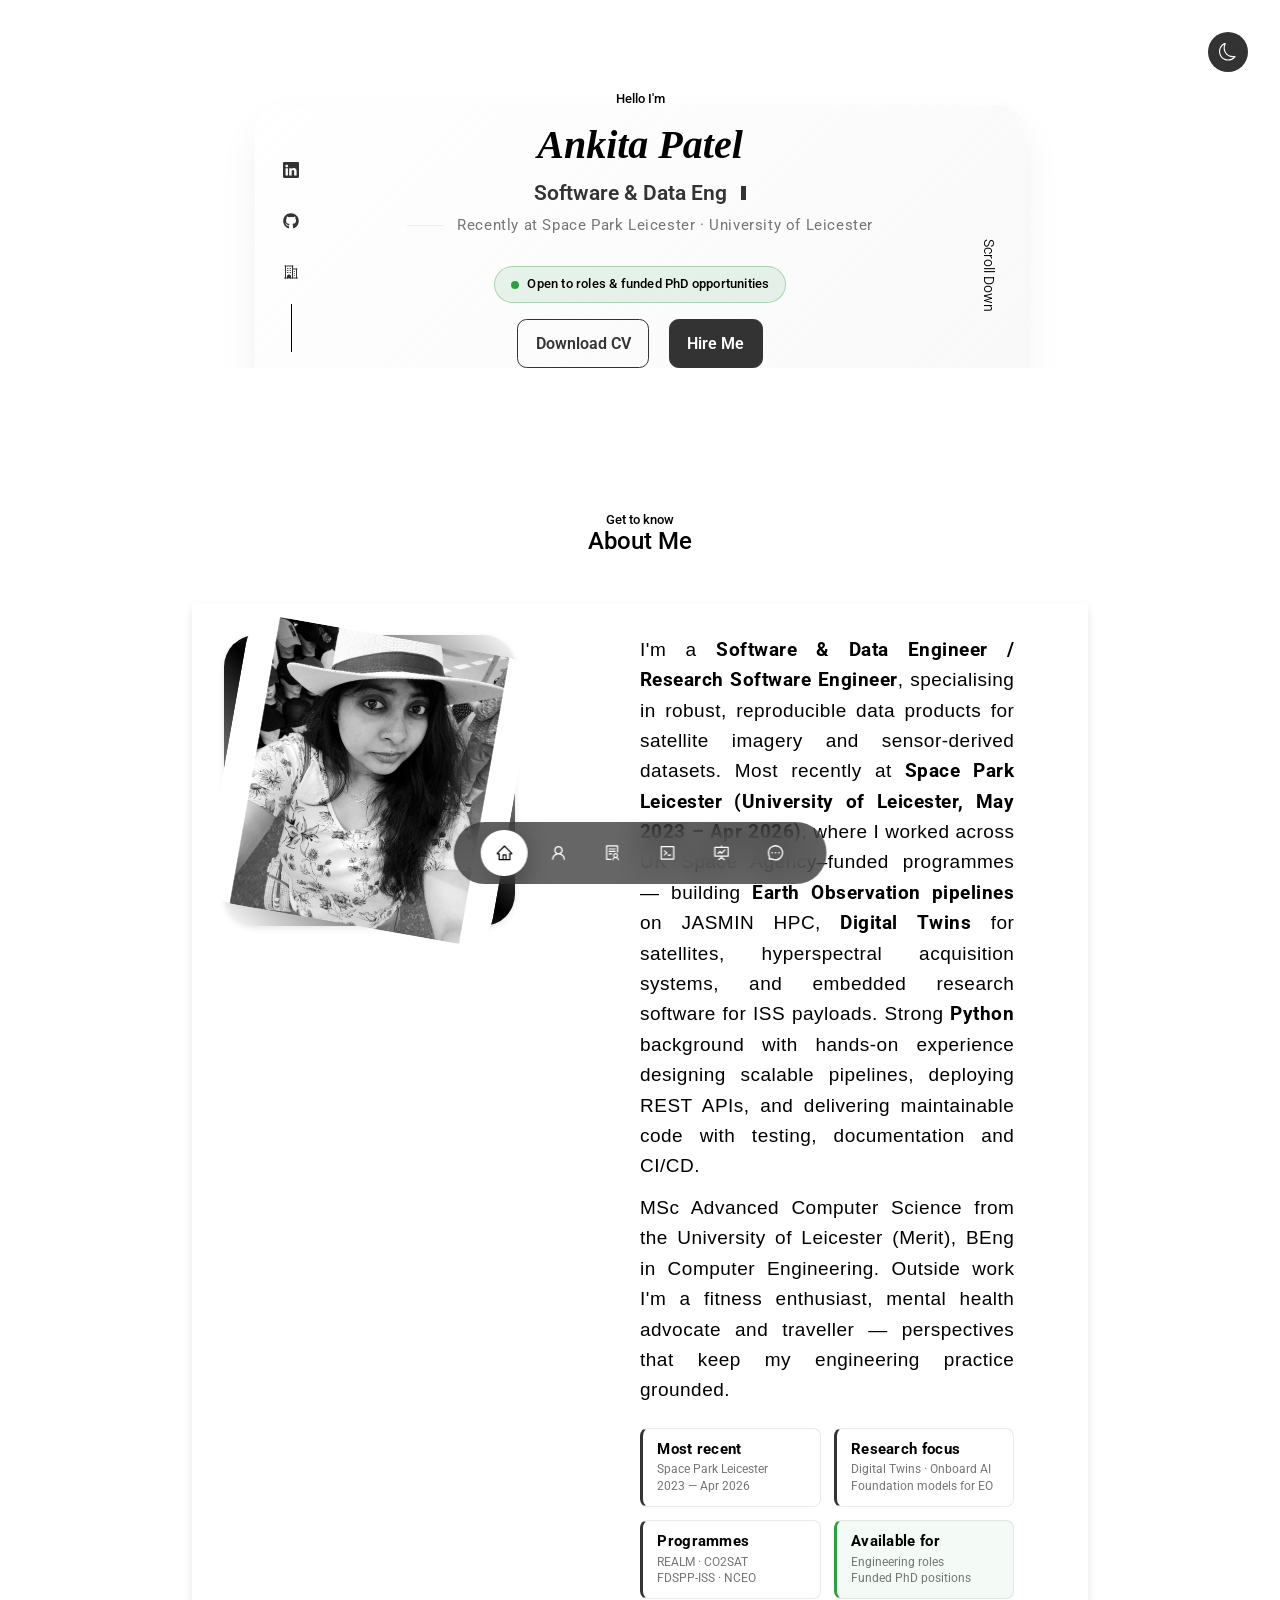
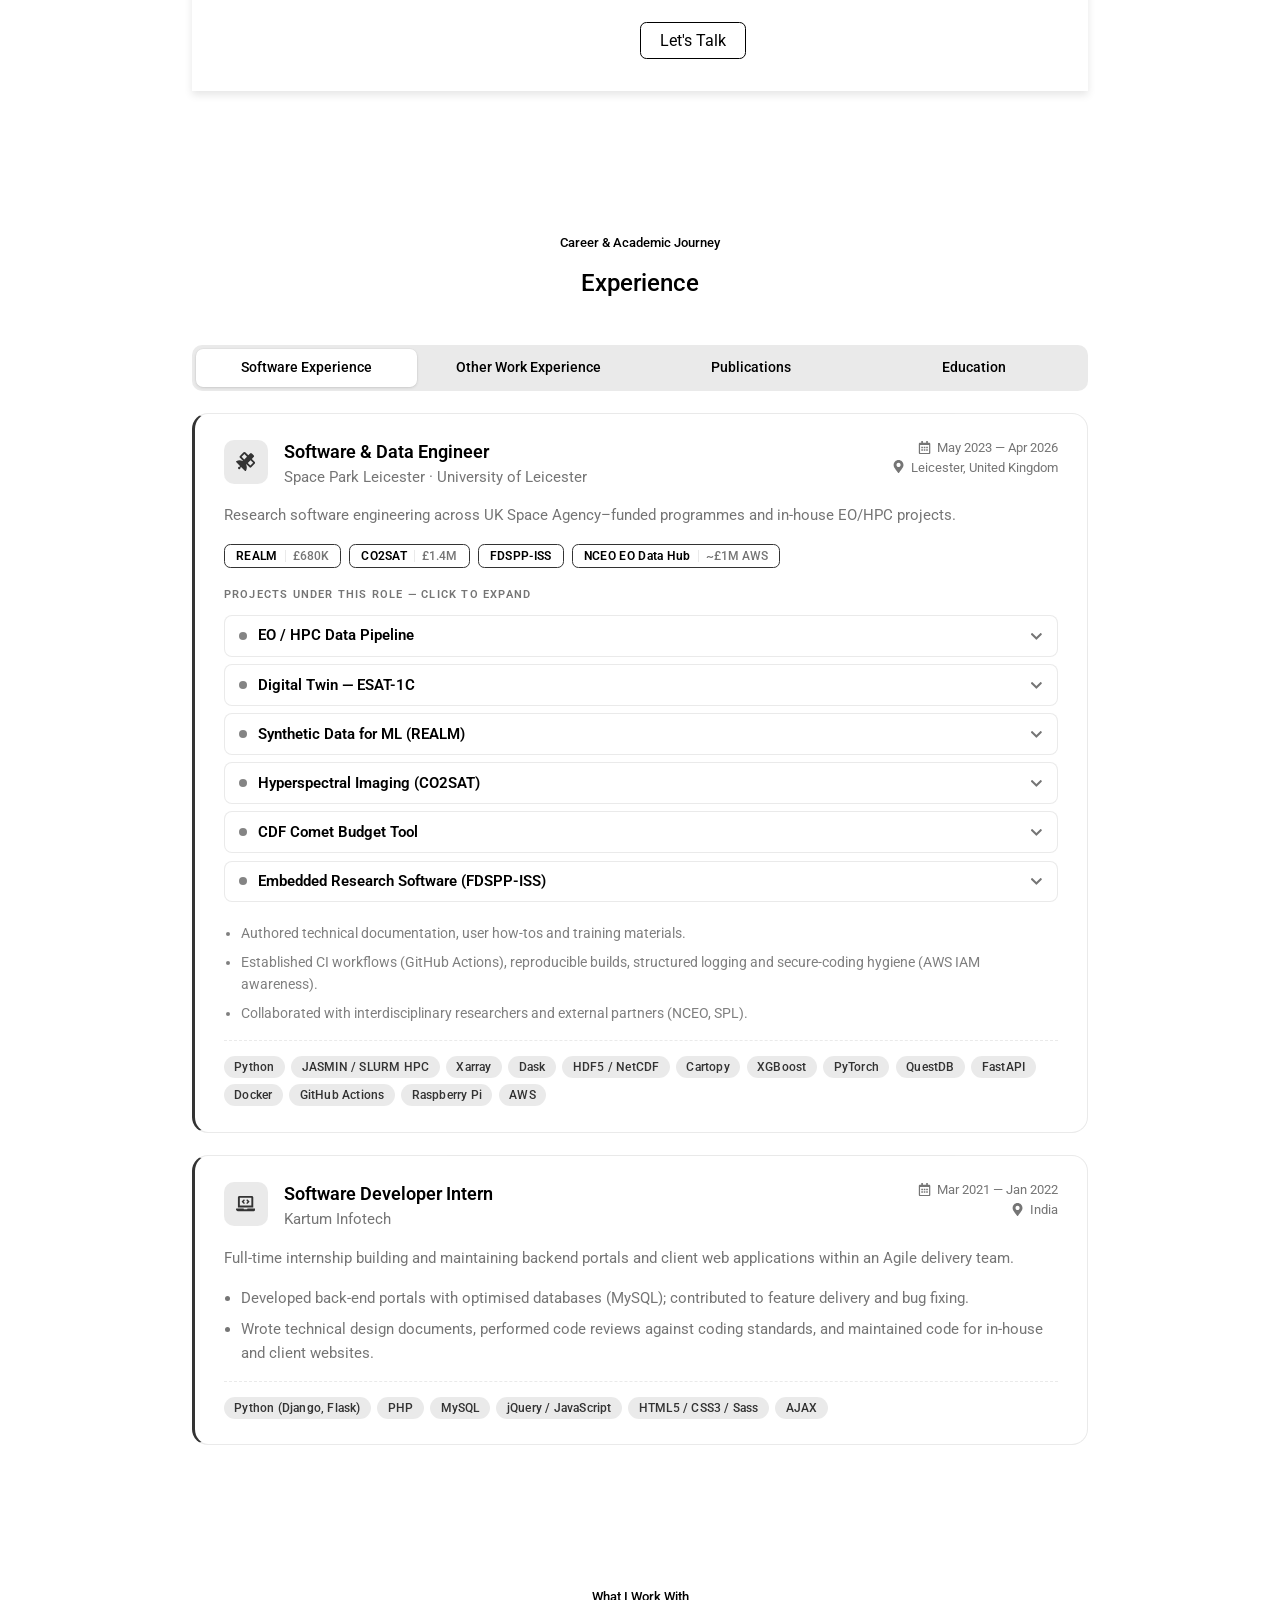
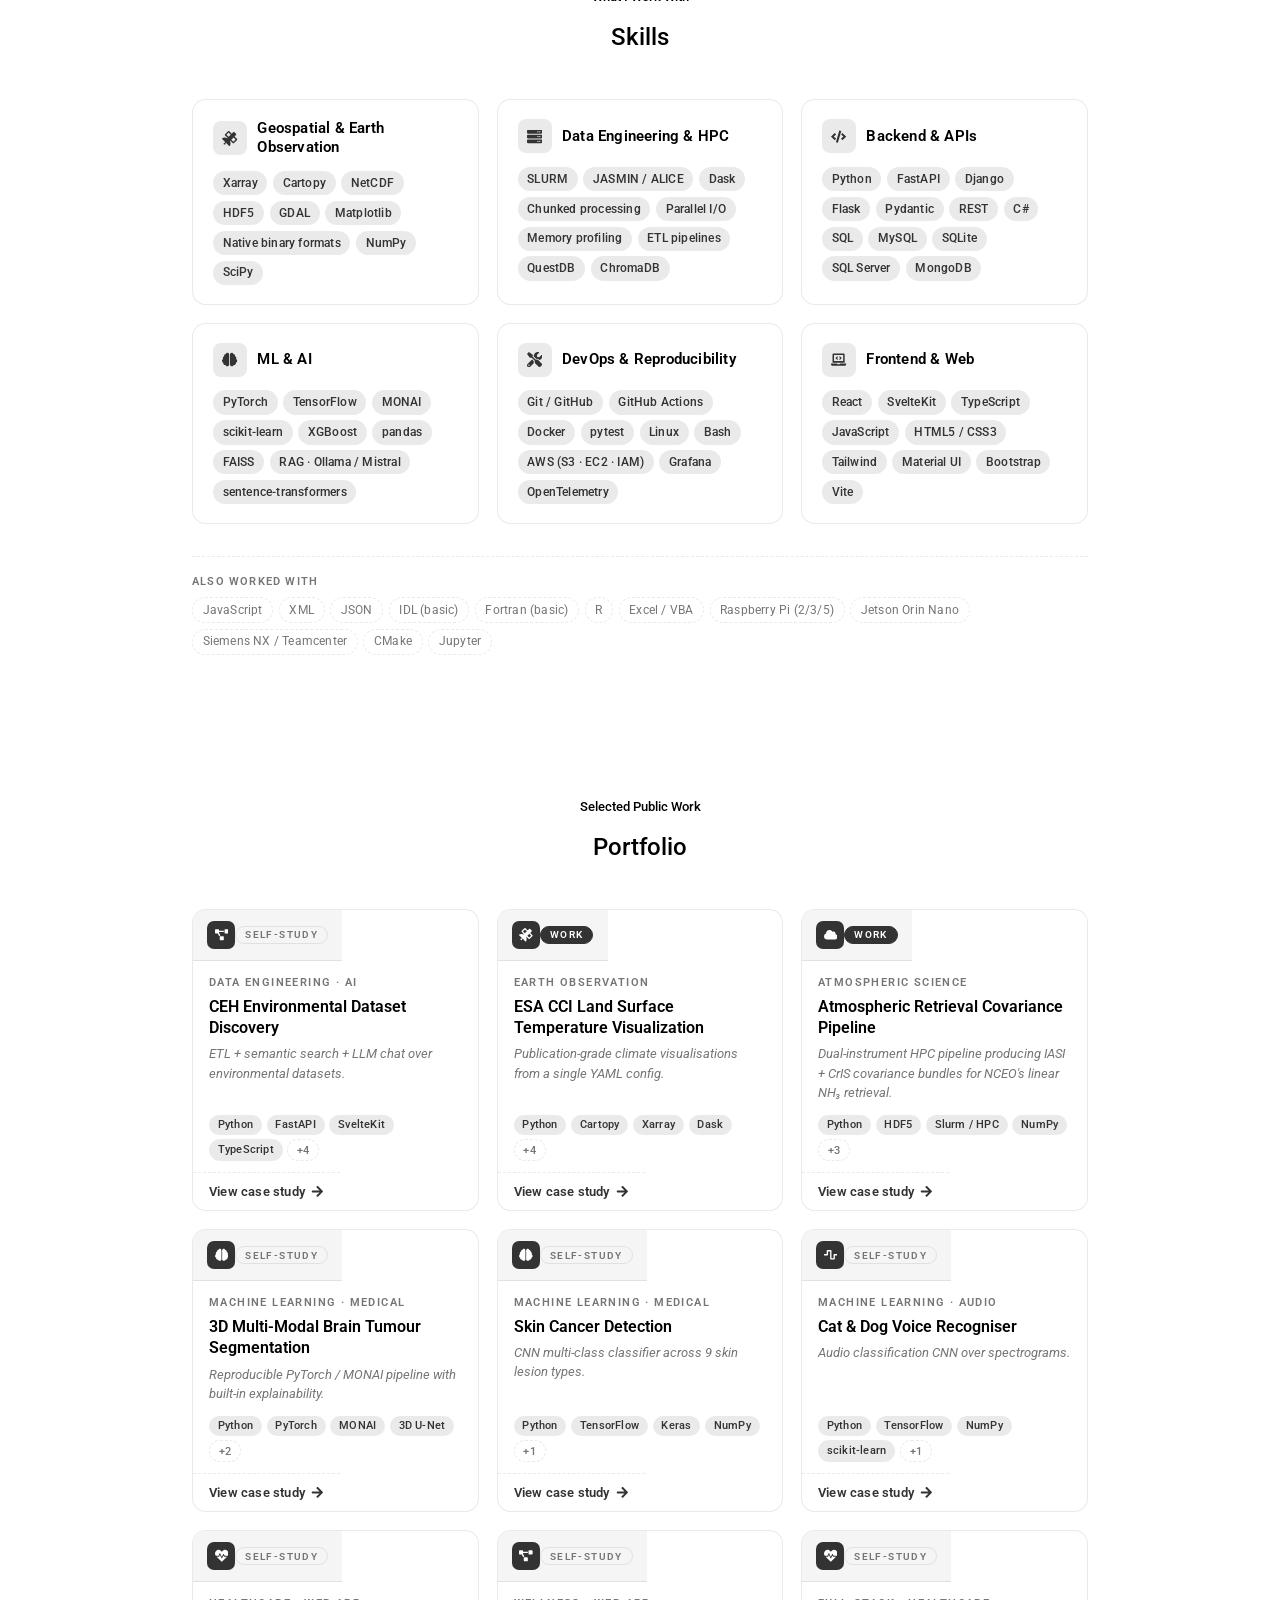
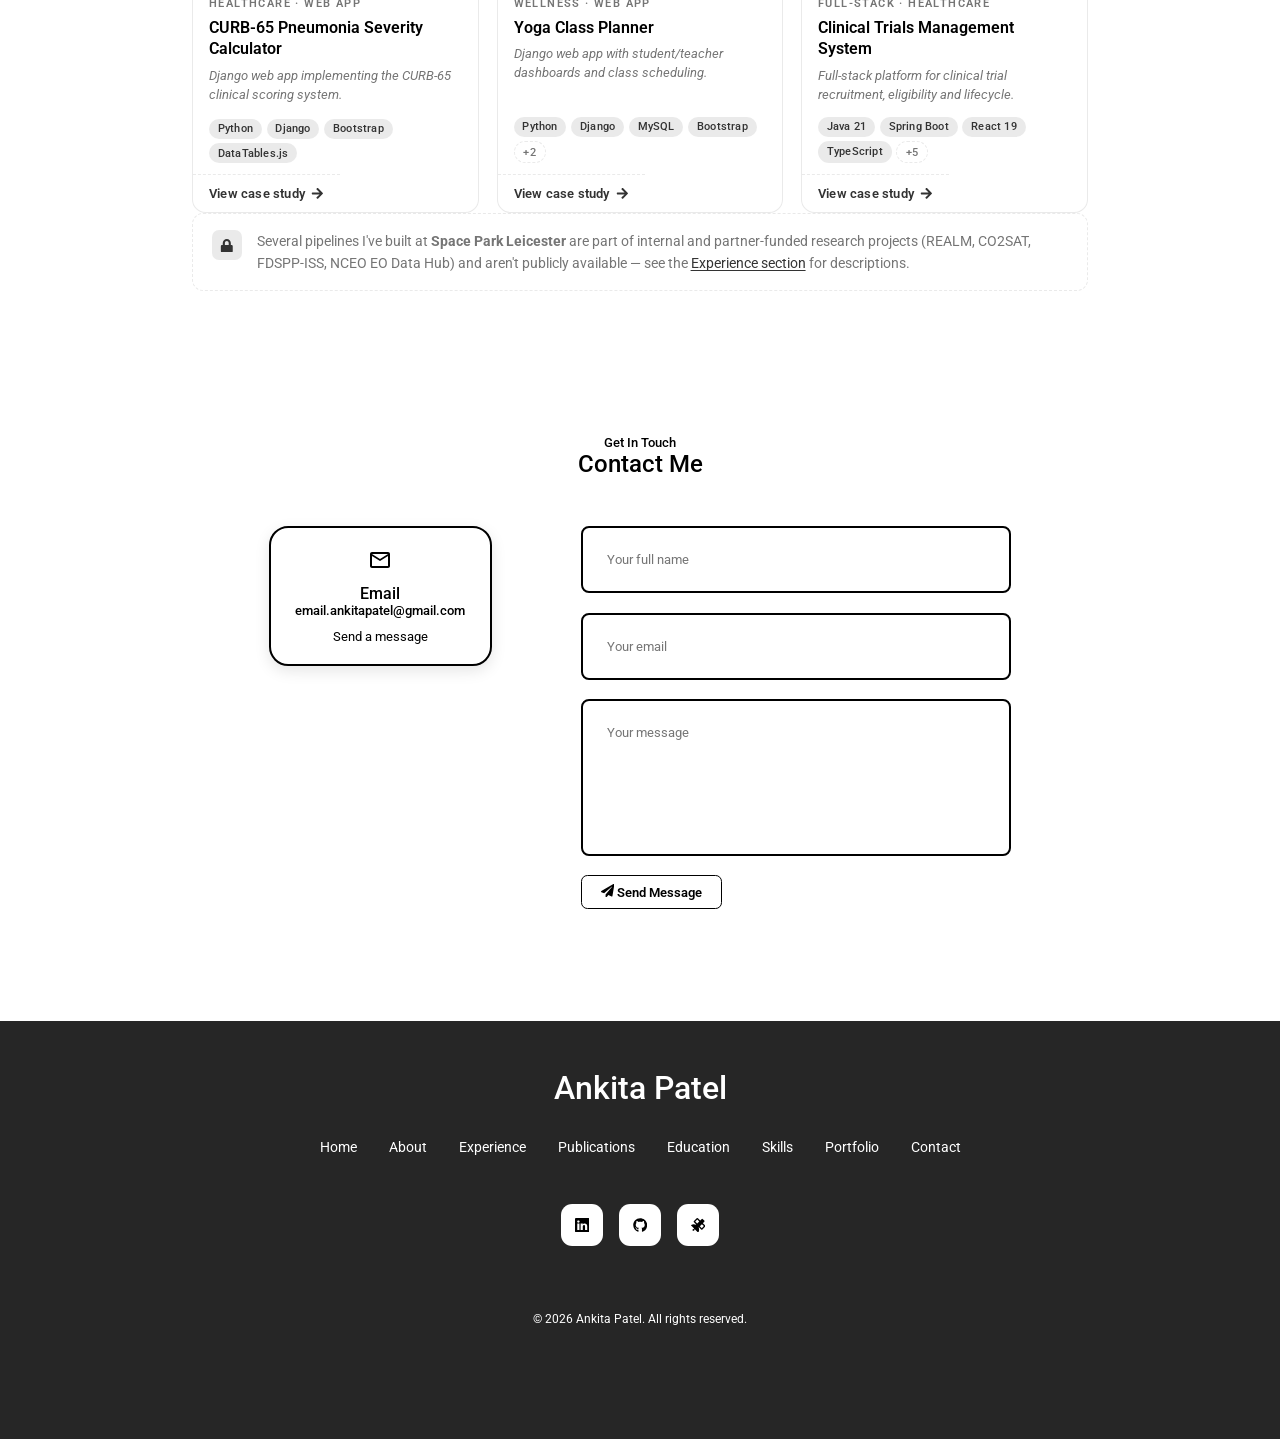
<file: index.html>
<!DOCTYPE html>
<html lang="en">
  <head>
    <meta charset="utf-8" />
    <meta name="viewport" content="width=device-width, initial-scale=1" />

    <title>Ankita Patel — Earth Observation Software Engineer</title>
    <meta
      name="description"
      content="Research Software Engineer specialising in Python pipelines for satellite Earth Observation, atmospheric retrievals and research data platforms. Most recently at Space Park Leicester."
    />
    <meta name="author" content="Ankita Patel" />
    <meta name="theme-color" content="#0b1220" />

    <link rel="icon" type="image/svg+xml" href="/favicon.svg" />

    <meta property="og:type" content="website" />
    <meta property="og:title" content="Ankita Patel — Earth Observation Software Engineer" />
    <meta property="og:description" content="Research Software Engineer — satellite data pipelines, atmospheric retrievals, research data platforms. Most recently at Space Park Leicester." />
    <meta property="og:locale" content="en_GB" />

    <meta name="twitter:card" content="summary" />
    <meta name="twitter:title" content="Ankita Patel — Earth Observation Software Engineer" />
    <meta name="twitter:description" content="Research Software Engineer — satellite data pipelines, atmospheric retrievals, research data platforms. Most recently at Space Park Leicester." />

    <link
      href="https://fonts.googleapis.com/css2?family=Roboto:wght@100;300;500;700;900&display=swap"
      rel="stylesheet"
    />
    <style>
      * {
        font-family: 'Roboto', sans-serif;
        margin: 0;
      }
    </style>
    <script type="module" crossorigin src="/assets/index-yzvRoYk-.js"></script>
    <link rel="stylesheet" crossorigin href="/assets/index-BU1UagkP.css">
  </head>
  <body>
    <noscript>You need to enable JavaScript to run this app.</noscript>
    <div id="root"></div>
  </body>
</html>
</file>
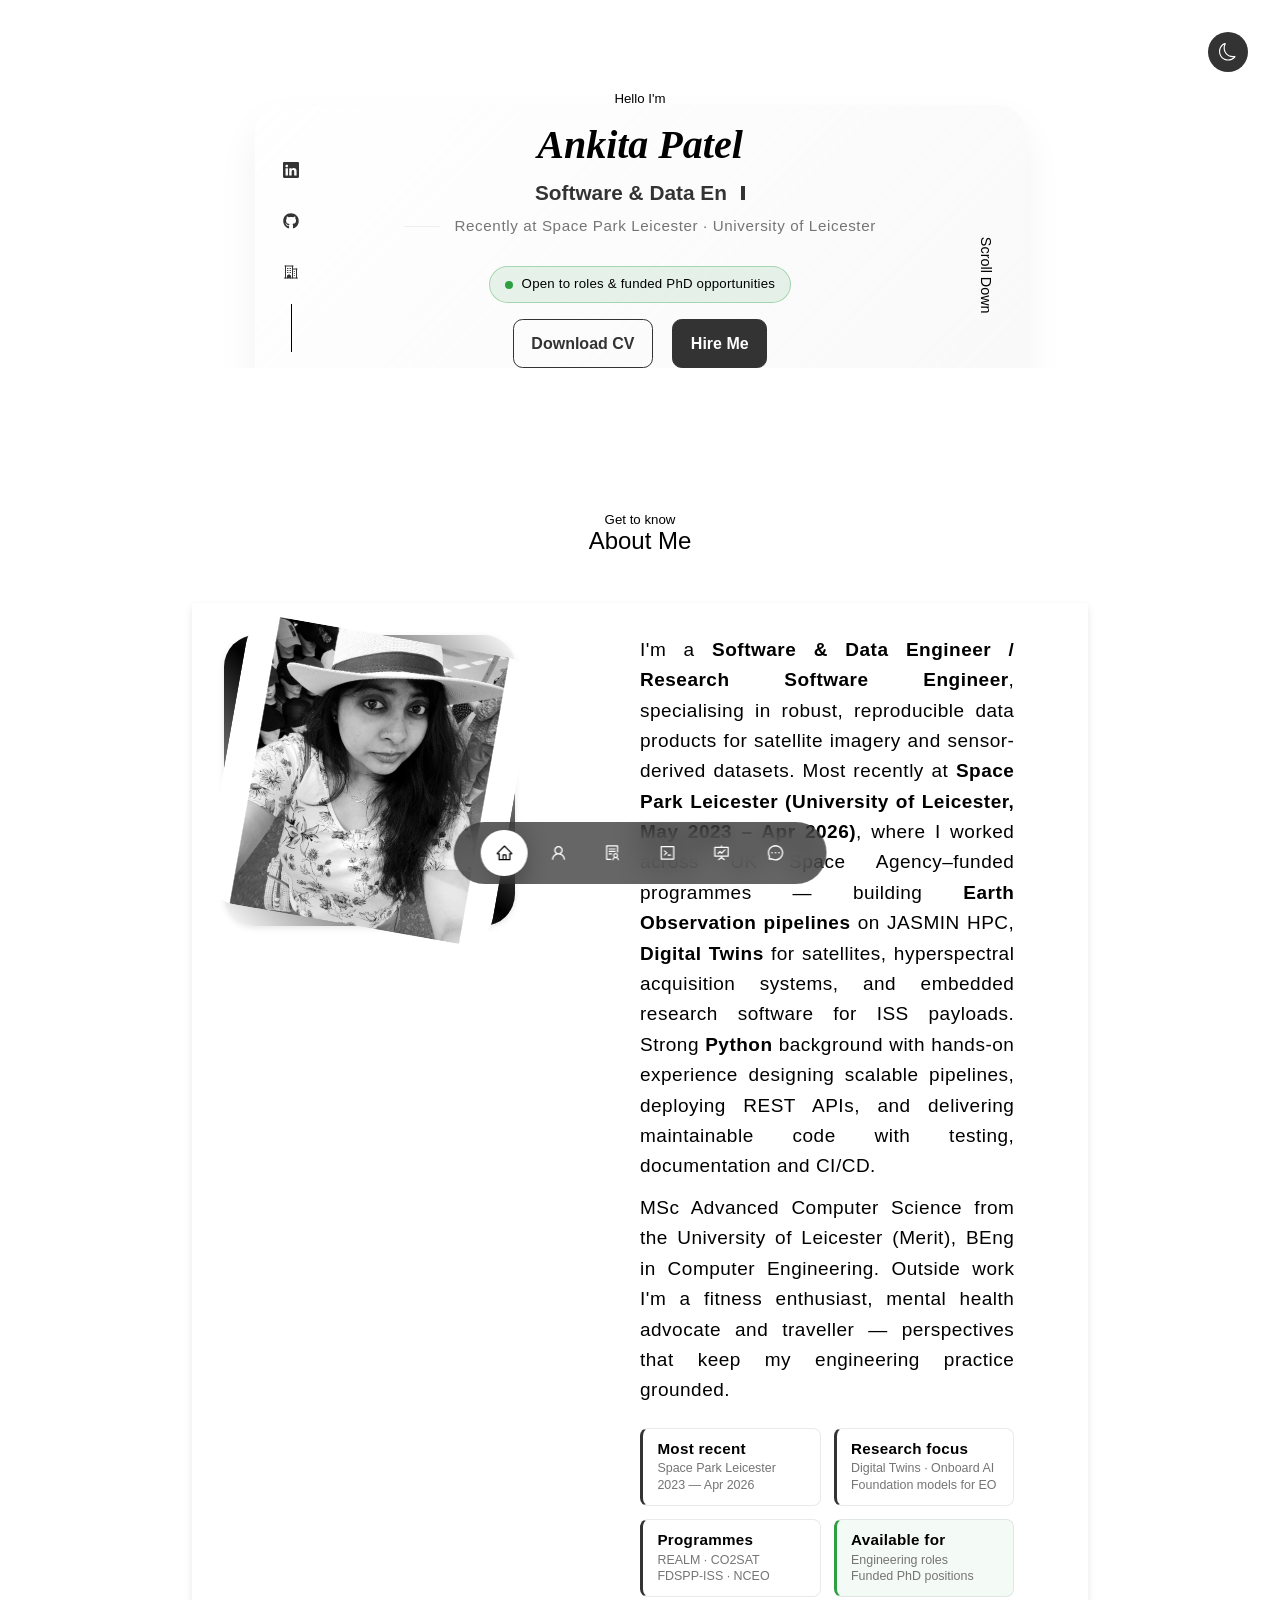
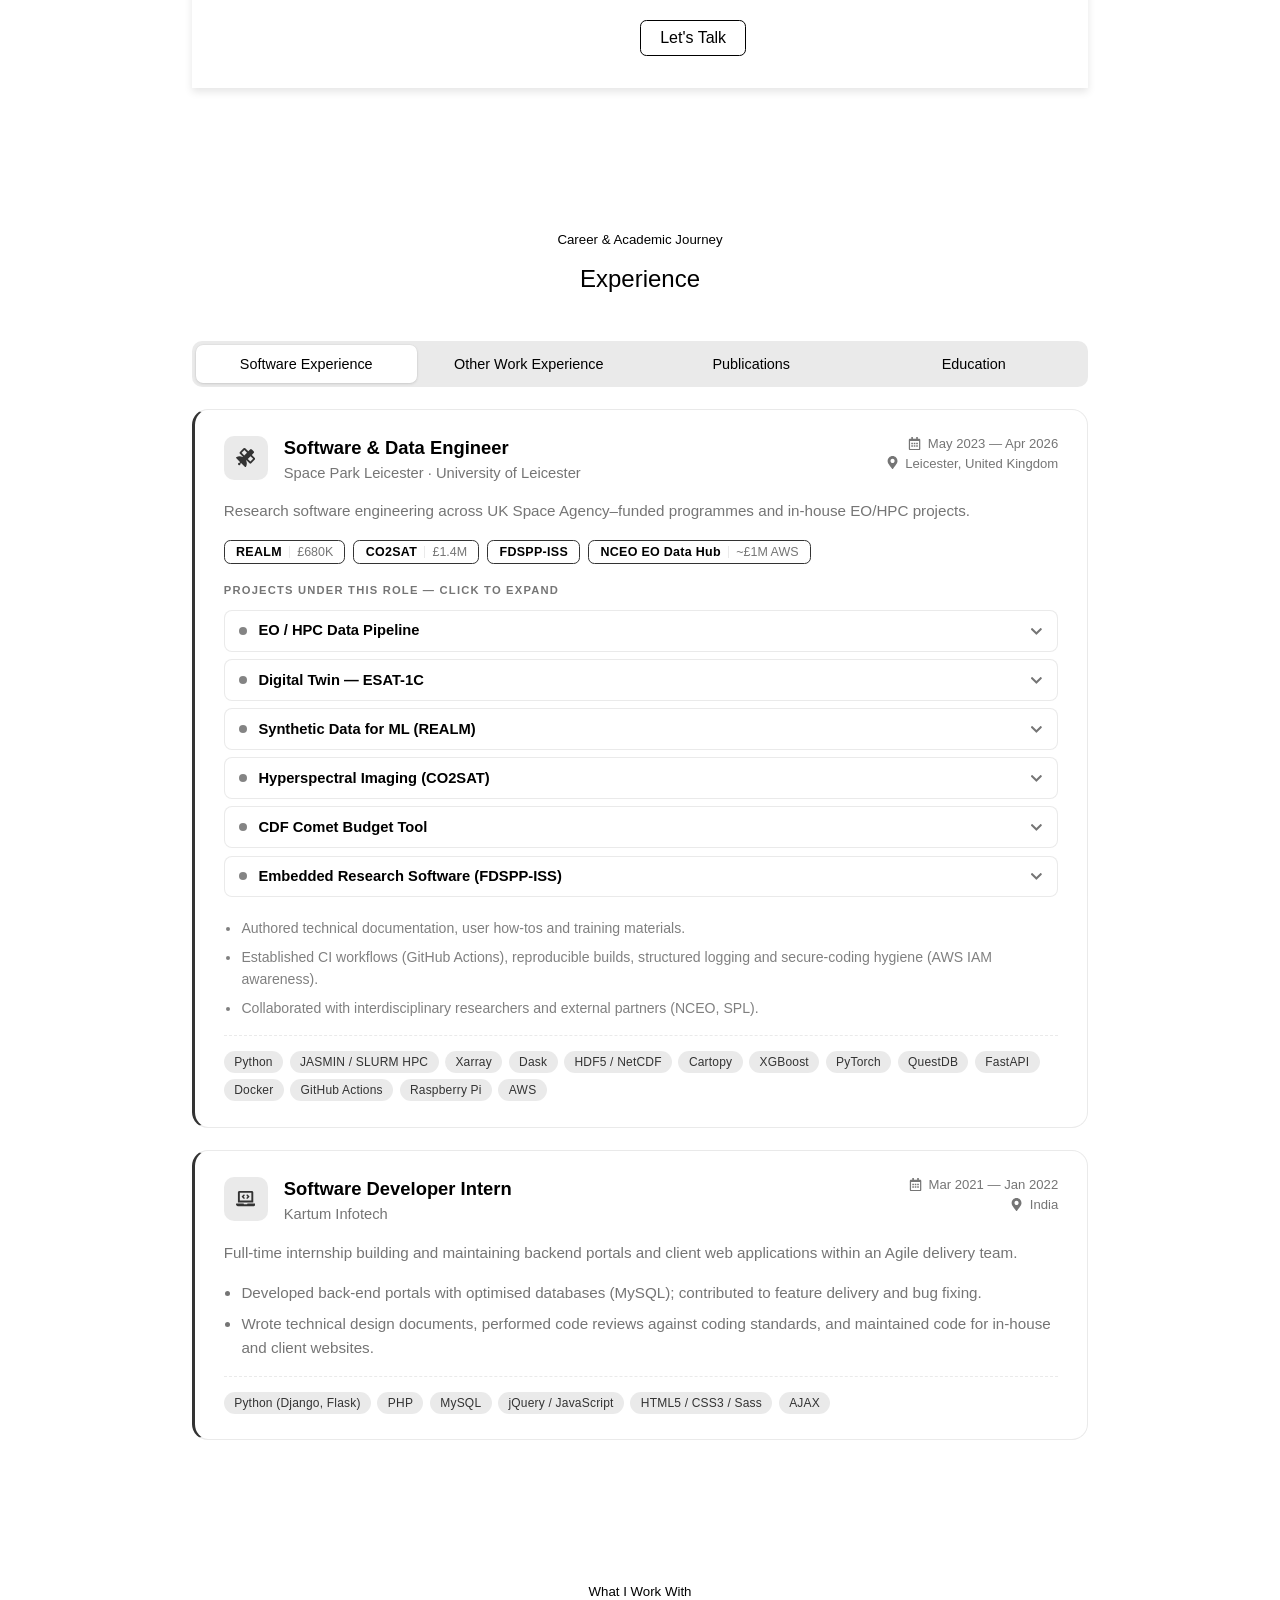
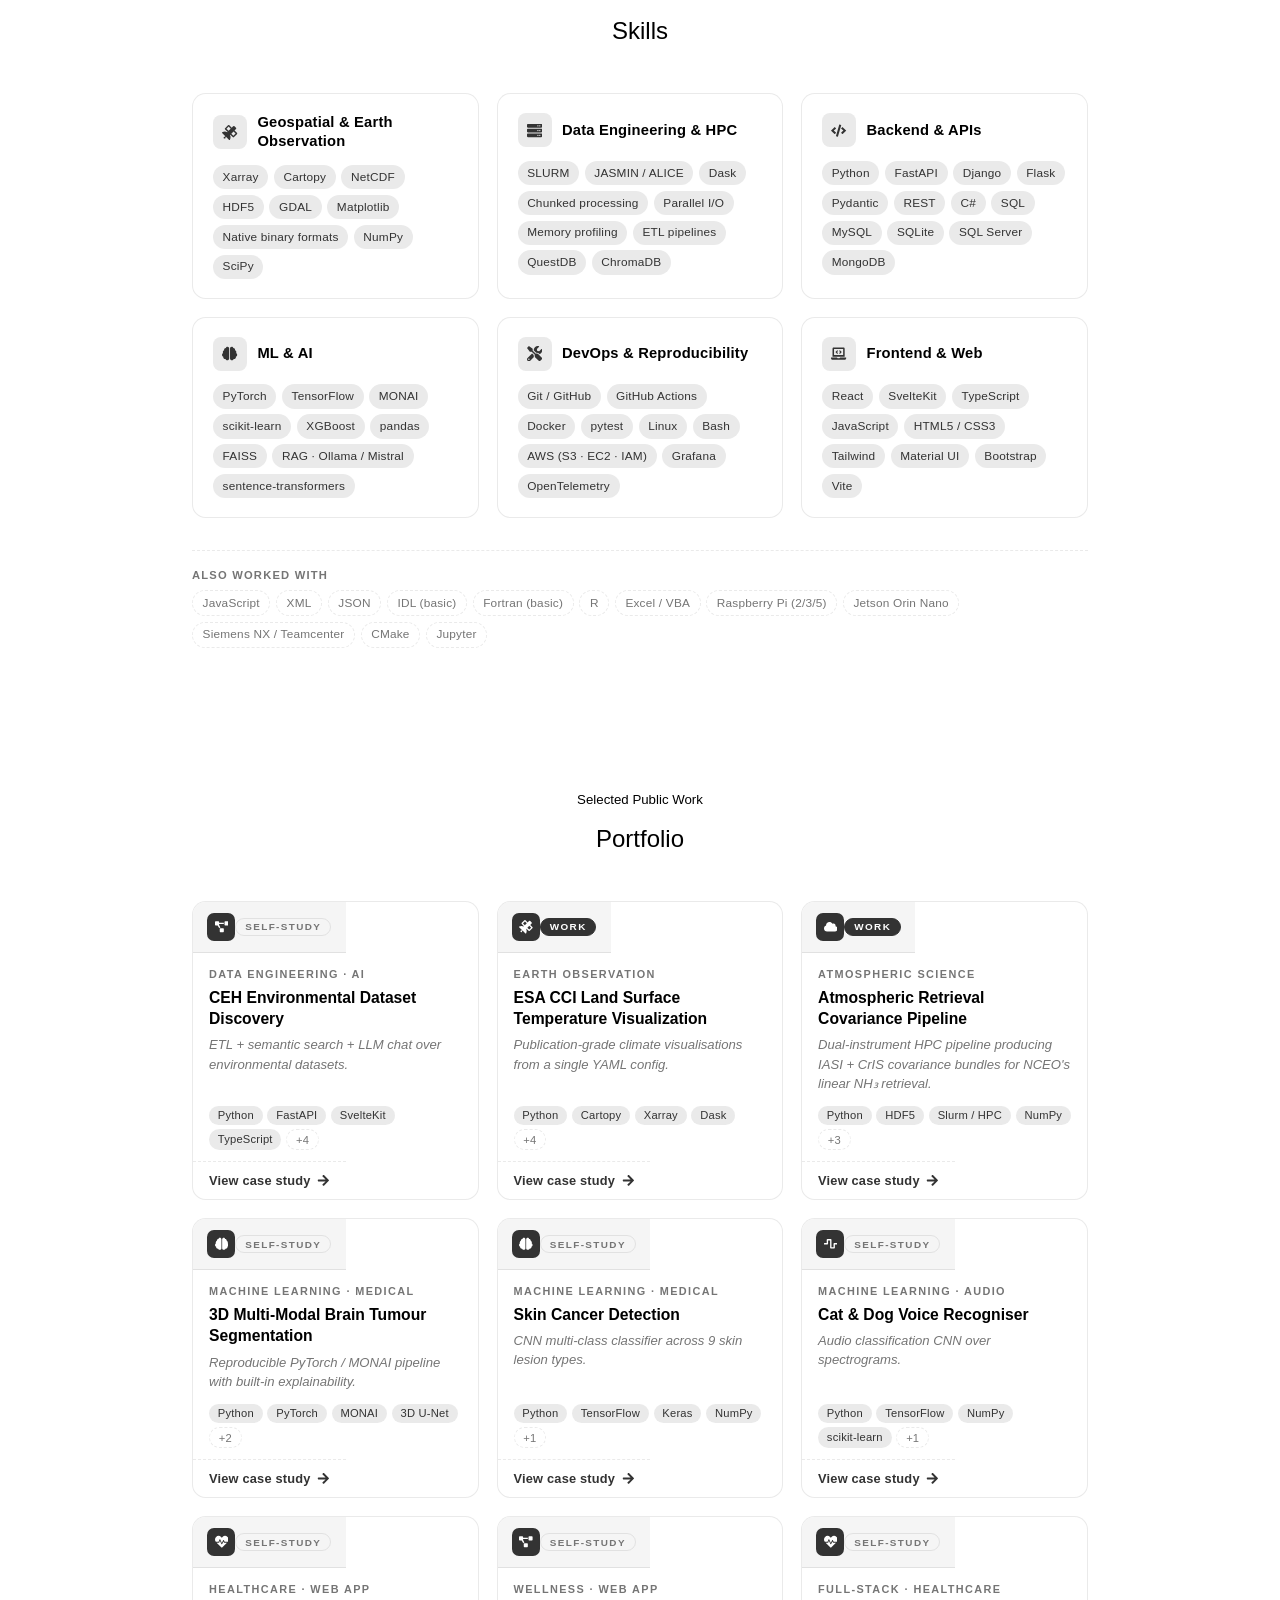
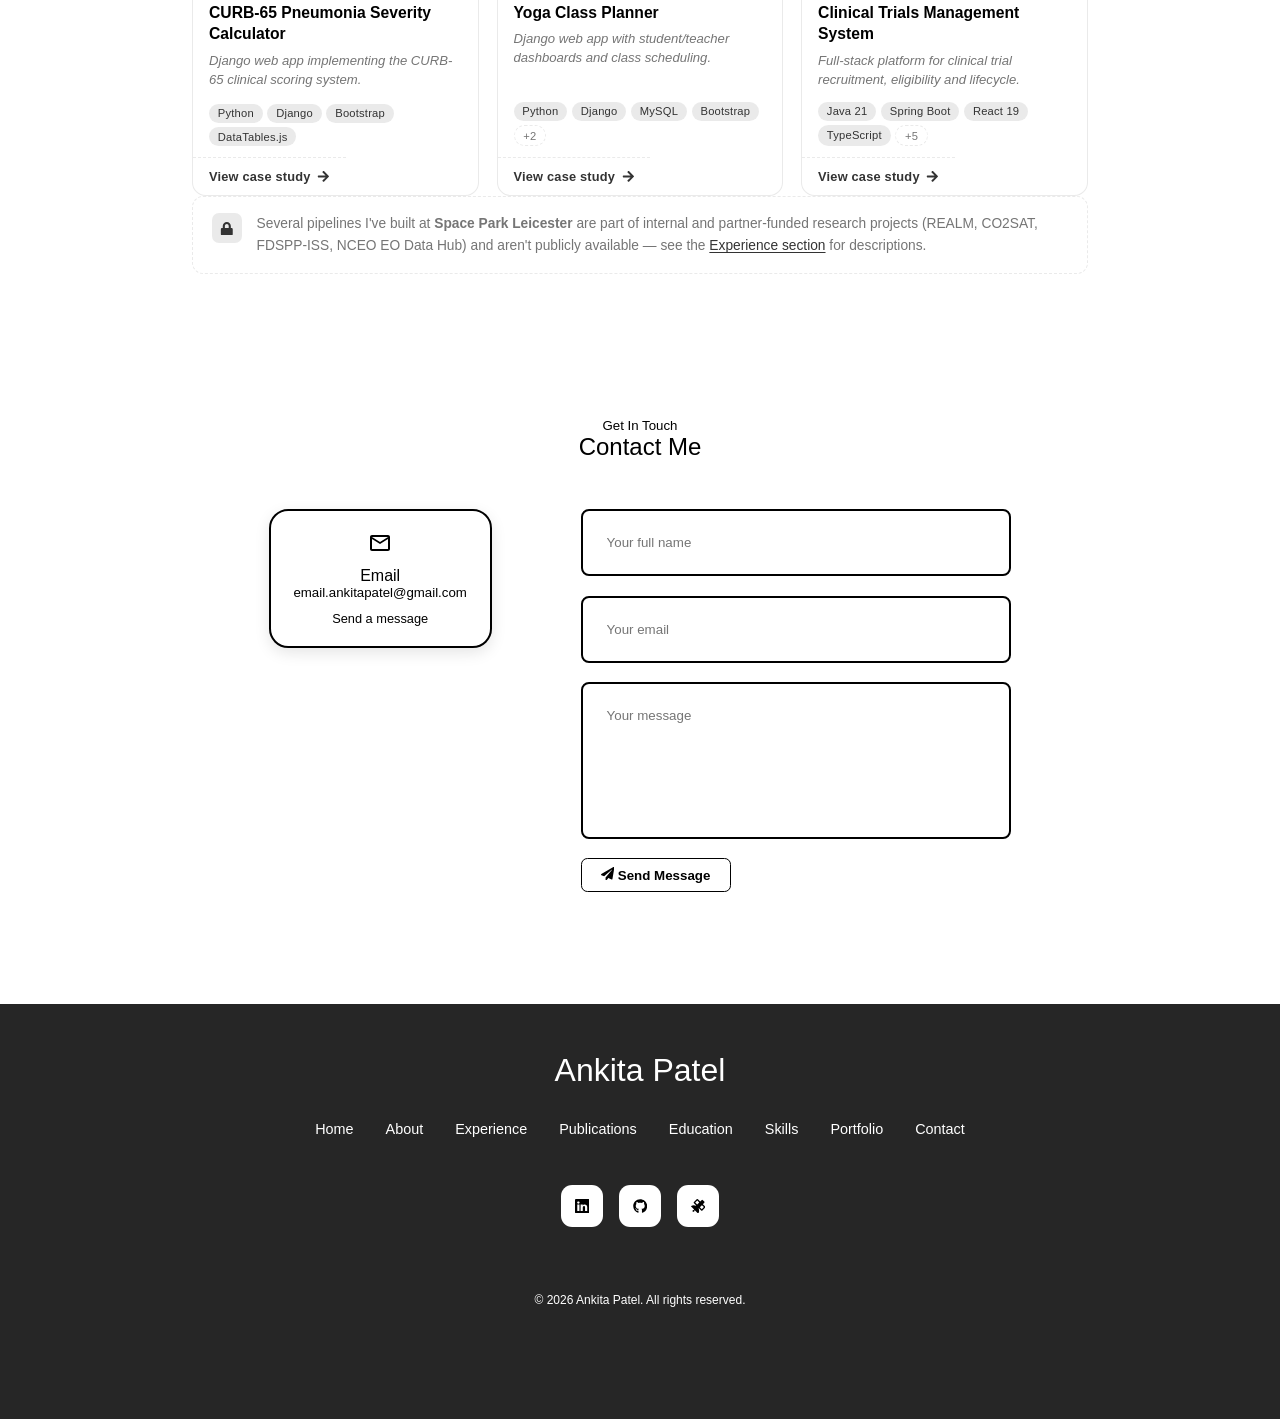
<file: Portfolio/index.html>
<!doctype html>
<html lang="en">
  <head>
    <meta charset="utf-8" />
    <title>Redirecting…</title>
    <meta name="robots" content="noindex" />
    <meta http-equiv="refresh" content="0; url=https://beingankitha.github.io/" />
    <link rel="canonical" href="https://beingankitha.github.io/" />
    <script>
      window.location.replace('https://beingankitha.github.io/');
    </script>
  </head>
  <body>
    <p>Redirecting to <a href="https://beingankitha.github.io/">https://beingankitha.github.io/</a>...</p>
  </body>
</html>
</file>
<file: assets/index-BU1UagkP.css>
@import"https://fonts.googleapis.com/css2?family=Poppins:wght@300;400;500;600&family=Roboto:wght@100;300;700;900&display=swap";.container.contact__container{width:58%;display:grid;grid-template-columns:30% 58%;gap:12%}.contact__option{background:var(--color-bg);padding:1.2rem;border-radius:1.2rem;text-align:center;border:2px solid var(--color-black);transition:var(--transition);box-shadow:0 5px 15px #0000001a;color:var(--color-black)}.contact__option:hover{background:var(--color-light-black);border-color:var(--color-black);transform:translateY(-3px);box-shadow:0 8px 20px #00000026;color:var(--color-bg)}.contact__option-icon{font-size:1.5rem;margin-bottom:.5rem;color:inherit}.contact__option a{margin-top:.7rem;display:inline-block;font-size:.8rem;color:inherit;transition:color .3s}.contact__option a:hover{color:var(--color-primary-variant)}.contact__option h5,.contact__option h4{color:inherit}form{display:flex;flex-direction:column;gap:1.2rem;position:relative}input,textarea{width:100%;padding:1.5rem;border-radius:.5rem;background:var(--color-bg);border:2px solid var(--color-black);resize:none;color:var(--color-black);transition:opacity .15s ease,border-color .15s ease}input:disabled,textarea:disabled{opacity:.6;cursor:not-allowed}.contact__submit{display:inline-flex;align-items:center;justify-content:center;gap:.55rem;width:max-content;align-self:flex-start;padding:.7rem 1.3rem;font-weight:600;transition:opacity .15s ease,transform .15s ease}.contact__submit:disabled{opacity:.7;cursor:not-allowed}.contact__spinner{animation:contact-spin .8s linear infinite}@keyframes contact-spin{to{transform:rotate(360deg)}}.contact__feedback{display:flex;align-items:flex-start;gap:.7rem;padding:.85rem 1rem;border-radius:.55rem;font-size:.92rem;line-height:1.5;animation:contact-fade-in .24s ease-out}.contact__feedback svg{flex-shrink:0;margin-top:2px;font-size:1.05rem}.contact__feedback a{color:inherit;text-decoration:underline;text-underline-offset:2px;font-weight:600}.contact__feedback--success{background:#10b9811a;color:#047857;border:1px solid rgba(16,185,129,.35)}body.dark-theme .contact__feedback--success{background:#10b98129;color:#6ee7b7}.contact__feedback--error{background:#dc262614;color:#b91c1c;border:1px solid rgba(220,38,38,.32)}body.dark-theme .contact__feedback--error{background:#f871711f;color:#fca5a5}@keyframes contact-fade-in{0%{opacity:0;transform:translateY(-4px)}to{opacity:1;transform:translateY(0)}}@media(prefers-reduced-motion:reduce){.contact__spinner,.contact__feedback{animation:none}}@media screen and (max-width:1024px){.container.contact__container{grid-template-columns:1fr;gap:2rem}}@media screen and (max-width:600px){.container.contact__container{width:var(--container-width-sm)}}.experience__container{display:flex;flex-direction:column;gap:0;overflow:hidden}.experience__tabs{display:grid;grid-template-columns:repeat(4,minmax(0,1fr));gap:2px;padding:4px;border-radius:10px;background:var(--color-primary-variant)}.experience__tab{min-height:38px;padding:.5rem 1rem;border:0;border-radius:7px;background:transparent;color:var(--color-black);font-family:inherit;font-size:.9rem;font-weight:500;cursor:pointer;transition:background .18s ease,color .18s ease,box-shadow .18s ease}.experience__tab:hover:not(.experience__tab--active){background:#0000000d}body.dark-theme .experience__tab:hover:not(.experience__tab--active){background:#ffffff0d}.experience__tab--active{background:var(--color-bg);color:var(--color-black);box-shadow:0 1px 3px #0000001f,0 0 0 .5px #0000000d}body.dark-theme .experience__tab--active{background:var(--color-bg-variant);box-shadow:0 1px 2px #00000080,inset 0 0 0 .5px #ffffff0f}.experience__tabpanel{display:flex;flex-direction:column;gap:1.4rem;padding-top:1.4rem;animation:experienceWipeRight .46s ease both}.experience__nested-container{width:100%}.experience__other-list{display:flex;flex-direction:column;gap:1.4rem}@keyframes experienceWipeRight{0%{opacity:0;transform:translate(-34px);clip-path:inset(0 100% 0 0)}to{opacity:1;transform:translate(0);clip-path:inset(0 0 0 0)}}.experience__card{background:var(--color-bg);border:1px solid var(--color-primary-variant);border-left:3px solid var(--color-primary);border-radius:1rem;padding:1.6rem 1.8rem;transition:transform .2s ease,box-shadow .2s ease,border-color .2s ease}.experience__card:hover{transform:translateY(-2px);box-shadow:0 10px 24px #00000014;border-color:var(--color-primary)}.experience__card-header{display:grid;grid-template-columns:auto 1fr auto;gap:1rem;align-items:start;margin-bottom:1rem}.experience__card-icon{width:44px;height:44px;border-radius:10px;background:var(--color-primary-variant);color:var(--color-primary);display:flex;align-items:center;justify-content:center;font-size:1.2rem;flex-shrink:0}.experience__card-titles{min-width:0}.experience__card-title{font-size:1.15rem;font-weight:600;color:var(--color-black);line-height:1.3;margin:0 0 .2rem}.experience__card-org{color:var(--color-light-black);font-size:.92rem;margin:0;line-height:1.4}.experience__card-meta{display:flex;flex-direction:column;align-items:flex-end;gap:.3rem;font-size:.82rem;color:var(--color-light-black);text-align:right;flex-shrink:0}.experience__card-date,.experience__card-location{display:inline-flex;align-items:center;gap:.4rem;white-space:nowrap}.experience__card-badge{background:var(--color-primary);color:var(--color-bg);font-size:.7rem;font-weight:600;padding:.18rem .55rem;border-radius:999px;letter-spacing:.5px;text-transform:uppercase}.experience__card-badge--muted{background:var(--color-primary-variant);color:var(--color-primary)}.experience__card-intro{color:var(--color-light-black);font-size:.95rem;line-height:1.6;margin:0 0 1rem}.experience__programmes{display:flex;flex-wrap:wrap;gap:.5rem;margin-bottom:1.2rem}.experience__programme{display:inline-flex;align-items:center;gap:.45rem;padding:.32rem .7rem;border-radius:.4rem;background:var(--color-bg);border:1px solid var(--color-primary);font-size:.78rem;line-height:1;cursor:default}.experience__programme-name{font-weight:600;color:var(--color-black);letter-spacing:.3px}.experience__programme-funding{color:var(--color-light-black);font-weight:500;border-left:1px solid var(--color-primary-variant);padding-left:.45rem}.experience__projects{display:flex;flex-direction:column;gap:.45rem;margin:.4rem 0 1.2rem}.experience__projects-label{margin:0 0 .45rem;font-size:.7rem;text-transform:uppercase;letter-spacing:1.2px;font-weight:600;color:var(--color-light-black)}.experience__project{background:var(--color-bg);border:1px solid var(--color-primary-variant);border-radius:.5rem;overflow:hidden;transition:border-color .15s ease}.experience__project:hover{border-color:var(--color-primary)}.experience__project[open]{border-color:var(--color-primary);border-left-width:3px}.experience__project summary{list-style:none;cursor:pointer;display:grid;grid-template-columns:auto 1fr auto;gap:.7rem;align-items:center;padding:.65rem .9rem;font-size:.92rem;color:var(--color-black);transition:background .12s ease}.experience__project summary::-webkit-details-marker{display:none}.experience__project summary:hover{background:var(--color-primary-variant)}.experience__project-marker{width:8px;height:8px;border-radius:50%;background:var(--color-primary);opacity:.6;flex-shrink:0}.experience__project[open] .experience__project-marker{opacity:1}.experience__project-name{font-weight:600;line-height:1.3}.experience__project-chevron{color:var(--color-light-black);font-size:.8rem;transition:transform .2s ease}.experience__project[open] .experience__project-chevron{transform:rotate(180deg)}.experience__project-summary{margin:0;padding:.7rem .95rem .9rem 1.85rem;color:var(--color-light-black);font-size:.88rem;line-height:1.6;border-top:1px dashed var(--color-primary-variant)}.experience__card-bullets{margin:0 0 1rem;padding-left:1.1rem;list-style:disc}.experience__card-bullets li{color:var(--color-light-black);font-size:.95rem;line-height:1.6;margin-bottom:.4rem;list-style:disc}.experience__card-bullets li:last-child{margin-bottom:0}.experience__card-bullets--secondary li{font-size:.88rem;opacity:.92}.experience__card-tags{display:flex;flex-wrap:wrap;gap:.4rem;margin-top:.9rem;padding-top:.9rem;border-top:1px dashed var(--color-primary-variant)}.experience__tag{display:inline-block;font-size:.75rem;padding:.25rem .65rem;border-radius:999px;background:var(--color-primary-variant);color:var(--color-primary);font-weight:500;letter-spacing:.2px}.experience__earlier{border:1px dashed var(--color-primary-variant);border-radius:.7rem;padding:0;margin-top:.6rem;background:transparent}.experience__earlier summary{list-style:none;cursor:pointer;padding:.9rem 1.2rem;display:grid;grid-template-columns:auto 1fr auto auto;gap:.8rem;align-items:center;font-size:.92rem;color:var(--color-light-black);transition:background .15s ease,color .15s ease}.experience__earlier summary::-webkit-details-marker{display:none}.experience__earlier summary:hover{background:var(--color-primary-variant);color:var(--color-black)}.experience__earlier-icon{display:inline-flex;width:28px;height:28px;border-radius:6px;background:var(--color-primary-variant);color:var(--color-primary);align-items:center;justify-content:center;font-size:.85rem}.experience__earlier-title{font-weight:500}.experience__earlier-date{color:var(--color-light-black);font-size:.85rem;white-space:nowrap}.experience__earlier-chevron{color:var(--color-light-black);transition:transform .2s ease;display:inline-flex}.experience__earlier[open] .experience__earlier-chevron{transform:rotate(180deg)}.experience__earlier-body{padding:0 1.2rem 1.1rem;display:flex;flex-direction:column;gap:1rem}.experience__earlier-chapter{border-top:1px dashed var(--color-primary-variant);padding-top:.9rem}.experience__earlier-chapter:first-child{border-top:none;padding-top:0}.experience__earlier-chapter-head{display:flex;align-items:center;gap:.55rem;margin-bottom:.4rem;flex-wrap:wrap;color:var(--color-black);font-size:.92rem}.experience__earlier-chapter-icon{display:inline-flex;width:24px;height:24px;border-radius:5px;background:var(--color-primary-variant);color:var(--color-primary);align-items:center;justify-content:center;font-size:.78rem}.experience__earlier-chapter-period{color:var(--color-light-black);font-size:.82rem;font-weight:400;margin-left:auto}.experience__earlier-chapter p{margin:0;color:var(--color-light-black);font-size:.9rem;line-height:1.65}@media screen and (max-width:768px){.experience__tabs{display:flex;overflow-x:auto;scrollbar-width:none;gap:2px;padding:4px}.experience__tabs::-webkit-scrollbar{display:none}.experience__tab{flex:0 0 auto;font-size:.85rem;text-align:center;white-space:nowrap;padding:.5rem .9rem}.experience__card{padding:1.3rem 1.2rem}.experience__card-header{grid-template-columns:auto 1fr;grid-template-rows:auto auto}.experience__card-meta{grid-column:1 / -1;flex-direction:row;flex-wrap:wrap;align-items:center;text-align:left;gap:.6rem}.experience__earlier summary{grid-template-columns:auto 1fr auto;grid-template-rows:auto auto}.experience__earlier-date{grid-column:2 / 3;grid-row:2}.experience__earlier-chevron{grid-row:1 / 3}.experience__earlier-chapter-period{margin-left:0;width:100%}}.publications__container{display:flex;flex-direction:column;gap:1.2rem}.publication__card{display:grid;grid-template-columns:auto 1fr;gap:1.2rem;background:var(--color-bg);border:1px solid var(--color-primary-variant);border-left:3px solid var(--color-primary);border-radius:1rem;padding:1.4rem 1.6rem;transition:transform .2s ease,box-shadow .2s ease,border-color .2s ease}.publication__card:hover{transform:translateY(-2px);box-shadow:0 10px 24px #00000014;border-color:var(--color-primary)}.publication__card-icon{width:44px;height:44px;border-radius:10px;background:var(--color-primary-variant);color:var(--color-primary);display:flex;align-items:center;justify-content:center;font-size:1.2rem;flex-shrink:0}.publication__card-body{min-width:0}.publication__title{margin:0 0 .6rem;font-size:1.05rem;font-weight:600;color:var(--color-black);line-height:1.4}.publication__title-link{color:inherit;text-decoration:none;display:inline;transition:color .2s ease}.publication__title-link:hover{color:var(--color-primary)}.publication__title-link-icon{font-size:.7rem;margin-left:.4rem;vertical-align:middle;opacity:.7}.publication__authors{margin:0 0 .7rem;font-size:.85rem;color:var(--color-light-black);line-height:1.5}.publication__author--me{color:var(--color-black);font-weight:700}.publication__meta{display:flex;flex-wrap:wrap;gap:.7rem;align-items:center;font-size:.82rem;color:var(--color-light-black)}.publication__meta-item{display:inline-flex;align-items:center;gap:.4rem}.publication__paper-id{font-family:Roboto Mono,ui-monospace,SFMono-Regular,Menlo,monospace;font-size:.78rem;padding:.18rem .5rem;border-radius:.35rem;background:var(--color-primary-variant);color:var(--color-light-black);text-decoration:none;transition:background .2s ease,color .2s ease}a.publication__paper-id:hover{background:var(--color-primary);color:var(--color-bg)}.publication__doi{font-family:Roboto Mono,ui-monospace,SFMono-Regular,Menlo,monospace;font-size:.78rem;padding:.18rem .5rem;border-radius:.35rem;background:var(--color-primary-variant);color:var(--color-primary);text-decoration:none;transition:background .2s ease,color .2s ease}.publication__doi:hover{background:var(--color-primary);color:var(--color-bg)}.publication__status{margin-left:auto;background:var(--color-primary);color:var(--color-bg);font-size:.7rem;font-weight:600;padding:.18rem .6rem;border-radius:999px;letter-spacing:.5px;text-transform:uppercase}@media screen and (max-width:768px){.publication__card{padding:1.2rem 1.1rem}.publication__status{margin-left:0}}.education__container{display:flex;flex-direction:column;gap:1.4rem}.education__card{background:var(--color-bg);border:1px solid var(--color-primary-variant);border-left:3px solid var(--color-primary);border-radius:1rem;padding:1.6rem 1.8rem;text-align:left;transition:transform .2s ease,box-shadow .2s ease,border-color .2s ease}.education__card:hover{transform:translateY(-2px);box-shadow:0 10px 24px #00000014;border-color:var(--color-primary)}.education__card-header{display:grid;grid-template-columns:auto 1fr auto;gap:1rem;align-items:start;margin-bottom:1rem}.education__card-icon{width:44px;height:44px;border-radius:10px;background:var(--color-primary-variant);color:var(--color-primary);display:flex;align-items:center;justify-content:center;font-size:1.2rem;flex-shrink:0}.education__card-titles{min-width:0}.education__card-title{font-size:1.15rem;font-weight:600;color:var(--color-black);line-height:1.3;margin:0 0 .2rem}.education__card-institution{color:var(--color-light-black);font-size:.92rem;margin:0;line-height:1.4}.education__card-meta{display:flex;flex-direction:column;align-items:flex-end;gap:.3rem;font-size:.82rem;color:var(--color-light-black);text-align:right;flex-shrink:0}.education__card-meta-item{display:inline-flex;align-items:center;gap:.4rem;white-space:nowrap}.education__card-grade{background:var(--color-primary-variant);color:var(--color-primary);padding:.2rem .6rem;border-radius:999px;font-weight:600;font-size:.78rem;display:inline-flex;align-items:center;gap:.35rem;white-space:nowrap}.education__card-modules-label{margin:0 0 .55rem;padding-top:.9rem;border-top:1px dashed var(--color-primary-variant);font-size:.7rem;font-weight:600;text-transform:uppercase;letter-spacing:1.2px;color:var(--color-light-black)}.education__card-modules{display:flex;flex-wrap:wrap;gap:.4rem;list-style:none;padding:0;margin:0}.education__card-modules li{display:inline-block;font-size:.78rem;padding:.22rem .65rem;border-radius:.4rem;background:var(--color-bg);border:1px solid var(--color-primary-variant);color:var(--color-light-black);line-height:1.3;list-style:none}@media screen and (max-width:768px){.education__card{padding:1.3rem 1.2rem}.education__card-header{grid-template-columns:auto 1fr;grid-template-rows:auto auto}.education__card-meta{grid-column:1 / -1;flex-direction:row;flex-wrap:wrap;align-items:center;text-align:left;gap:.6rem}}.skills__container{display:flex;flex-direction:column;gap:1.6rem}.skills__grid{display:grid;grid-template-columns:repeat(3,1fr);gap:1.1rem}.skills__card{background:var(--color-bg);border:1px solid var(--color-primary-variant);border-radius:.85rem;padding:1.2rem 1.25rem;transition:transform .2s ease,box-shadow .2s ease,border-color .2s ease}.skills__card:hover{transform:translateY(-2px);box-shadow:0 10px 22px #00000014;border-color:var(--color-primary)}.skills__card-head{display:flex;align-items:center;gap:.65rem;margin-bottom:.85rem}.skills__card-icon{width:34px;height:34px;border-radius:8px;background:var(--color-primary-variant);color:var(--color-primary);display:flex;align-items:center;justify-content:center;font-size:.95rem;flex-shrink:0}.skills__card-title{margin:0;font-size:.92rem;font-weight:600;color:var(--color-black);line-height:1.3;letter-spacing:.2px}.skills__chips{display:flex;flex-wrap:wrap;gap:.35rem}.skills__chip{display:inline-block;font-size:.74rem;padding:.24rem .6rem;border-radius:999px;background:var(--color-primary-variant);color:var(--color-primary);font-weight:500;letter-spacing:.2px;line-height:1.4}.skills__chip--muted{background:transparent;border:1px dashed var(--color-primary-variant);color:var(--color-light-black);font-weight:400}.skills__additional{border-top:1px dashed var(--color-primary-variant);padding-top:1.1rem;margin-top:.4rem}.skills__additional-label{margin:0 0 .55rem;font-size:.7rem;text-transform:uppercase;letter-spacing:1.2px;font-weight:600;color:var(--color-light-black)}@media screen and (max-width:1024px){.skills__grid{grid-template-columns:repeat(2,1fr)}}@media screen and (max-width:600px){.skills__grid{grid-template-columns:1fr}.skills__card{padding:1rem 1.1rem}}footer{background:var(--color-white);padding:3rem 0;text-align:center;font-size:.9rem;margin-top:7rem}:root footer{background:#000000d9}:root footer a,:root .footer__logo,:root .footer__copyright{color:var(--color-bg);transition:color .3s ease}body.dark-theme footer{background:#fffffff2}body.dark-theme footer a,body.dark-theme .footer__logo,body.dark-theme .footer__copyright{color:var(--color-bg)}footer a{text-decoration:none}footer a:hover{color:var(--color-light-black);text-decoration:underline}.permalinks,.footer__socials a{border-color:#ffffff4d;transition:border-color .3s ease,background-color .3s ease,color .3s ease}.footer__logo{font-size:2rem;font-weight:500;margin-bottom:2rem;display:inline-block;color:var(--color-bg)}.permalinks{display:flex;flex-wrap:wrap;justify-content:center;gap:2rem;margin:0 auto 3rem}.footer__socials{display:flex;justify-content:center;gap:1rem;margin-bottom:4rem}.footer__socials a{padding:.8rem;border-radius:.7rem;display:flex;background:var(--color-bg);color:var(--color-black);border:1px solid transparent;transition:var(--transition)}:root .footer__socials a{background:var(--color-white);color:var(--color-black)}:root .footer__socials a:hover{background:transparent;border-color:var(--color-white);color:var(--color-white)}body.dark-theme .footer__socials a{background:var(--color-white);color:var(--color-black);border:1px solid var(--color-black)}body.dark-theme .footer__socials a:hover{background:var(--color-black);border-color:var(--color-black);color:var(--color-white)}.footer__copyright{margin-bottom:4rem;color:var(--color-bg)}@media screen and (max-width:600px){.permalinks{flex-direction:column;gap:1.5rem}.footer__socials{margin-bottom:2.6rem}}header{height:100%;padding-top:5.5rem;overflow:hidden}.header__container{text-align:center;height:100%;position:relative;line-height:1.7}.header__container:before{content:"";position:absolute;left:50%;transform:translate(-50%);top:6%;width:min(1100px,86%);height:300px;border-radius:28px;background:linear-gradient(135deg,var(--hero-gradient-start),var(--hero-gradient-end));box-shadow:0 20px 40px #0000000f;z-index:-1;backdrop-filter:blur(8px);-webkit-backdrop-filter:blur(8px)}body.dark-theme .header__container:before{background:linear-gradient(135deg,var(--hero-gradient-start),var(--hero-gradient-end));box-shadow:0 20px 40px #0009}.cta{display:flex;justify-content:center;gap:1.2rem;margin-top:1rem}.header__availability{display:inline-flex;align-items:center;gap:.55rem;margin:.9rem auto 0;padding:.4rem .95rem;border-radius:999px;background:#2ea0431a;border:1px solid rgba(46,160,67,.35);color:var(--color-black);font-size:.83rem;font-weight:500;letter-spacing:.2px}body.dark-theme .header__availability{background:#3fb95024;border-color:#3fb95073}.header__availability-dot{width:8px;height:8px;border-radius:50%;background:#2ea043;box-shadow:0 0 #2ea0438c;animation:headerAvailabilityPulse 1.8s ease-out infinite;flex-shrink:0}body.dark-theme .header__availability-dot{background:#3fb950;box-shadow:0 0 #3fb9508c}@keyframes headerAvailabilityPulse{0%{box-shadow:0 0 #2ea0438c}to{box-shadow:0 0 0 8px #2ea04300}}.cta .btn{padding:.6rem 1.1rem;border-radius:.6rem;font-weight:600;border:1px solid var(--color-primary);color:var(--color-primary);background:transparent;transition:transform .18s ease,box-shadow .18s ease,background .18s ease,color .18s ease}.cta .btn:hover,.cta .btn:focus-visible{transform:translateY(-3px) scale(1.03);box-shadow:0 10px 20px #00000014}.cta .btn:focus-visible{outline:none;box-shadow:0 6px 18px #0000001f,0 0 0 4px #3333330f}.cta .btn-primary{background:var(--color-primary);color:var(--color-bg);border-color:var(--color-primary)}.cta .btn-primary:hover,.cta .btn-primary:focus-visible{transform:translateY(-3px) scale(1.03);box-shadow:0 12px 28px #0000001f;filter:brightness(1.03)}body.dark-theme .cta .btn:hover,body.dark-theme .cta .btn:focus-visible{box-shadow:0 8px 20px #ffffff08}body.dark-theme .cta .btn:focus-visible{box-shadow:0 6px 18px #ffffff0a,0 0 0 4px #ffffff08}.header__socials{display:flex;flex-direction:column;align-items:center;gap:.8rem;position:absolute;left:5rem;bottom:1rem}.header__socials:after{content:"";width:1px;height:3rem;background:var(--color-black)}.header__socials a{display:inline-flex;align-items:center;justify-content:center;width:38px;height:38px;border-radius:10px;color:var(--color-primary);transition:transform .22s cubic-bezier(.2,.9,.2,1),box-shadow .22s ease,background .22s ease,color .22s ease;position:relative;text-decoration:none}.header__socials a svg{width:16px;height:16px;color:currentColor;fill:currentColor}.header__socials a:before{content:"";position:absolute;inset:0;border-radius:10px;background:transparent;transition:background .22s ease,opacity .22s ease,transform .22s ease}.header__socials a:hover{transform:translateY(-4px) scale(1.05);z-index:2;background:var(--color-primary);color:var(--color-bg);box-shadow:0 10px 20px #0000000f}.header__socials a:hover:before{opacity:0}body.dark-theme .header__socials a:hover{background:var(--color-primary);color:var(--color-bg)}.header__socials a:focus-visible{outline:none;box-shadow:0 6px 18px #0000001f}.scroll__down{position:absolute;right:4rem;bottom:5rem;transform:rotate(90deg);font-weight:350;font-size:.9rem}.header__tagline{margin:.45rem 0 .8rem;color:var(--color-light-black);font-size:.95rem;letter-spacing:.6px}.header__tagline:before{content:"";display:inline-block;width:36px;height:1px;background:#0000000f;vertical-align:middle;margin-right:.9rem}body.dark-theme .header__tagline:before{background:#ffffff0f}.header__container .typed{color:var(--color-primary);font-size:clamp(1rem,2.2vw,1.3rem);font-weight:600;line-height:1}.header__container .cursor{display:inline-block;height:1em;width:.26rem;background:var(--color-primary);margin-left:6px;vertical-align:middle;animation:blink 1s steps(2,start) infinite}.header__container h5.text-light{display:flex;align-items:center;justify-content:center;gap:.5rem;margin:.25rem 0 .6rem}.header__container .typed{display:inline-block}@keyframes blink{50%{opacity:0}}@media(prefers-reduced-motion:reduce){.header__container .cursor{animation:none}}@media screen and (max-width:1024px){header{height:68vh}section{margin-top:6rem}}@media screen and (max-width:600px){header{height:100vh;position:relative}.header__socials{display:flex;position:absolute;left:-1rem;top:50%;transform:translateY(-50%);flex-direction:column;gap:.5rem;padding-left:1rem}.scroll__down{display:flex;position:absolute;right:5rem;top:50%;transform:translateY(-90%)rotate(90deg);flex-direction:column;padding-right:1rem;visibility:visible;opacity:1}}.about__container{display:grid;grid-template-columns:35% 45%;gap:15%;background-color:var(--color-white);color:var(--color-black);padding:2rem;box-shadow:0 4px 8px #0000001a;transition:box-shadow .3s ease-in-out}.about__container:hover{box-shadow:0 8px 16px #0003}.about__me{width:100%;aspect-ratio:1/1;border-radius:2rem;background:linear-gradient(45deg,transparent,var(--color-black),transparent);display:flex;align-items:center;justify-content:flex-start;box-shadow:0 2px 6px #0000001a;transition:all .3s ease-in-out}.about__me:hover{transform:scale(1.05);box-shadow:0 4px 10px #0003}.about__me-image{border-radius:2rem;overflow:hidden;transform:rotate(10deg);transition:var(--transition)}.about__me-image:hover{transform:rotate(0)}.about__content p{text-align:justify;text-justify:inter-word;margin:0rem 0 .7rem;color:var(--color-black);font-family:Montserrat,sans-serif!important;font-size:19px!important;line-height:1.6;letter-spacing:.5px}.about__stats{display:grid;grid-template-columns:repeat(2,1fr);gap:.8rem;margin:1.4rem 0}.about__stat{border:1px solid var(--color-primary-variant);border-left:3px solid var(--color-primary);padding:.7rem .9rem;border-radius:.5rem;background:var(--color-bg);transition:transform .2s ease,box-shadow .2s ease}.about__stat:hover{transform:translateY(-2px);box-shadow:0 6px 14px #0000000f}.about__stat--available{border-left-color:#2ea043;background:#2ea0430d}body.dark-theme .about__stat--available{border-left-color:#3fb950;background:#3fb95014}.about__stat--available strong{color:#2ea043}body.dark-theme .about__stat--available strong{color:#3fb950}.about__stat strong{display:block;font-size:.95rem;color:var(--color-black);margin-bottom:.2rem;font-weight:700;letter-spacing:.3px}.about__stat span{display:block;font-size:.78rem;color:var(--color-light-black);line-height:1.35}@media screen and (max-width:1024px){.about__container{grid-template-columns:1fr;gap:0}.about__me{width:50%;margin:2rem auto 4rem}.about__content p{margin:1rem 0 1.5rem;font-size:15px!important}.about__stats{grid-template-columns:1fr}}@media screen and (max-width:600px){.about__me{width:65%;margin:0rem auto 3rem}.about__cards{grid-template-columns:1fr 1fr;gap:1rem}.about__content{text-align:center}.about__content p{margin:1.5rem 0;font-size:16px!important}}.modal__backdrop{position:fixed;inset:0;background:#0f172a9e;backdrop-filter:blur(6px);-webkit-backdrop-filter:blur(6px);z-index:1000;display:flex;align-items:flex-start;justify-content:center;padding:3vh 1rem;overflow-y:auto;animation:modal-fade-in .16s ease-out}@keyframes modal-fade-in{0%{opacity:0}to{opacity:1}}.modal__panel{position:relative;width:100%;max-width:880px;background:var(--color-bg);color:var(--color-black);border:1px solid var(--color-primary-variant);border-radius:1rem;box-shadow:0 30px 60px #00000059;overflow:hidden;animation:modal-pop-in .2s cubic-bezier(.2,.8,.2,1);margin-bottom:3vh}@keyframes modal-pop-in{0%{opacity:0;transform:translateY(12px) scale(.985)}to{opacity:1;transform:translateY(0) scale(1)}}.modal__close{position:absolute;top:.85rem;right:.95rem;z-index:5;width:36px;height:36px;border-radius:50%;background:#ffffffeb;color:#0f172a;border:1px solid rgba(0,0,0,.08);cursor:pointer;display:inline-flex;align-items:center;justify-content:center;font-size:.9rem;transition:transform .15s ease,background .15s ease;-webkit-backdrop-filter:blur(8px);backdrop-filter:blur(8px)}.modal__close:hover,.modal__close:focus-visible{transform:scale(1.05);background:#fff;outline:none;box-shadow:0 0 0 3px #0f172a2e}@media(prefers-reduced-motion:reduce){.modal__backdrop,.modal__panel{animation:none}}.portfolio__grid{display:grid;grid-template-columns:repeat(3,1fr);gap:1.1rem}.portfolio__card{background:var(--color-bg);border:1px solid var(--color-primary-variant);border-radius:.85rem;padding:0;cursor:pointer;text-align:left;color:inherit;font:inherit;display:flex;flex-direction:column;transition:transform .2s ease,box-shadow .2s ease,border-color .2s ease;overflow:hidden}.portfolio__card:hover,.portfolio__card:focus-visible{transform:translateY(-3px);box-shadow:0 14px 28px #0000001a;border-color:var(--color-primary);outline:none}.portfolio__card-strip{display:flex;align-items:center;justify-content:space-between;padding:.7rem .9rem;background:var(--color-bg-variant);border-bottom:1px solid var(--color-primary-variant);color:var(--color-black);font-size:.72rem;letter-spacing:.6px;transition:background .2s ease}.portfolio__card:hover .portfolio__card-strip{background:var(--color-primary-variant)}.portfolio__card-strip-icon{width:28px;height:28px;border-radius:7px;background:var(--color-primary);color:var(--color-bg);display:inline-flex;align-items:center;justify-content:center;font-size:.85rem}.portfolio__card-source{font-weight:600;text-transform:uppercase;letter-spacing:1.4px;background:transparent;color:var(--color-light-black);padding:.18rem .55rem;border-radius:999px;font-size:.62rem;border:1px solid var(--color-primary-variant)}.portfolio__card[data-source=work] .portfolio__card-source{background:var(--color-primary);color:var(--color-bg);border-color:var(--color-primary)}.portfolio__card-body{padding:.95rem 1rem .7rem;flex:1;display:flex;flex-direction:column}.portfolio__card-category{font-size:.68rem;text-transform:uppercase;letter-spacing:1.4px;font-weight:600;color:var(--color-light-black);margin-bottom:.4rem}.portfolio__card-title{margin:0 0 .4rem;font-size:.98rem;font-weight:600;line-height:1.35;color:var(--color-black)}.portfolio__card-tagline{margin:0 0 .85rem;font-size:.82rem;line-height:1.45;color:var(--color-light-black);font-style:italic;flex:1}.portfolio__card-tags{display:flex;flex-wrap:wrap;gap:.3rem;margin-top:auto}.portfolio__tag{display:inline-block;font-size:.7rem;padding:.2rem .55rem;border-radius:999px;background:var(--color-primary-variant);color:var(--color-primary);font-weight:500;letter-spacing:.2px}.portfolio__tag--more{background:transparent;border:1px dashed var(--color-primary-variant);color:var(--color-light-black)}.portfolio__card-cta{display:inline-flex;align-items:center;gap:.4rem;padding:.7rem 1rem;border-top:1px dashed var(--color-primary-variant);color:var(--color-primary);font-size:.8rem;font-weight:600;letter-spacing:.2px;transition:gap .15s ease}.portfolio__card:hover .portfolio__card-cta,.portfolio__card:focus-visible .portfolio__card-cta{gap:.7rem}.portfolio__internal-note{display:flex;gap:.9rem;align-items:flex-start;margin-top:1.6rem;padding:1rem 1.2rem;background:var(--color-bg);border:1px dashed var(--color-primary-variant);border-radius:.7rem}.portfolio__internal-icon{width:30px;height:30px;border-radius:7px;background:var(--color-primary-variant);color:var(--color-primary);display:flex;align-items:center;justify-content:center;font-size:.85rem;flex-shrink:0}.portfolio__internal-note p{margin:0;color:var(--color-light-black);font-size:.86rem;line-height:1.6}.portfolio__internal-note a{color:var(--color-primary);text-decoration:underline;text-underline-offset:2px}.project-modal{display:flex;flex-direction:column}.project-modal__hero{position:relative;width:100%;max-height:480px;overflow:hidden;background:#0f172a}.project-modal__hero-scroll{width:100%;max-height:480px;overflow-y:auto;overflow-x:hidden;-webkit-overflow-scrolling:touch;scrollbar-width:thin;scrollbar-color:rgba(255,255,255,.35) transparent}.project-modal__hero-scroll::-webkit-scrollbar{width:8px}.project-modal__hero-scroll::-webkit-scrollbar-track{background:transparent}.project-modal__hero-scroll::-webkit-scrollbar-thumb{background-color:#ffffff59;border-radius:4px}.project-modal__hero-scroll::-webkit-scrollbar-thumb:hover{background-color:#ffffff8c}.project-modal__hero .project-visual{width:100%;aspect-ratio:16 / 7;display:block}.project-modal__hero-image{width:100%;height:auto;display:block}.project-modal__category{position:absolute;bottom:.85rem;left:1rem;color:#fffffff2;font-size:.72rem;text-transform:uppercase;letter-spacing:1.4px;font-weight:600;background:#00000073;padding:.22rem .65rem;border-radius:.3rem;-webkit-backdrop-filter:blur(4px);backdrop-filter:blur(4px)}.project-modal__thumbs{display:flex;gap:.5rem;padding:.7rem 1rem 0;background:var(--color-bg)}.project-modal__thumb{flex:0 0 auto;width:90px;height:56px;border-radius:.4rem;overflow:hidden;border:2px solid transparent;background:transparent;padding:0;cursor:pointer;transition:border-color .15s ease,transform .15s ease}.project-modal__thumb img{width:100%;height:100%;object-fit:cover;display:block}.project-modal__thumb:hover{border-color:var(--color-primary-variant)}.project-modal__thumb.is-active{border-color:var(--color-primary)}.project-modal__body{padding:1.4rem 1.6rem 1.6rem;display:flex;flex-direction:column;gap:1.1rem}.project-modal__head{display:flex;flex-direction:column;gap:.35rem}.project-modal__title{margin:0;font-size:1.35rem;font-weight:600;color:var(--color-black);line-height:1.3;padding-right:3rem}.project-modal__tagline{margin:0;color:var(--color-primary);font-style:italic;font-size:.95rem;line-height:1.45}.project-modal__meta{display:flex;flex-wrap:wrap;gap:1rem;margin-top:.4rem;color:var(--color-light-black);font-size:.83rem}.project-modal__meta-item{display:inline-flex;align-items:center;gap:.45rem}.project-modal__summary{margin:0;color:var(--color-black);font-size:.95rem;line-height:1.65}.project-modal__section-label{margin:0 0 .55rem;font-size:.72rem;text-transform:uppercase;letter-spacing:1.3px;font-weight:600;color:var(--color-light-black)}.project-modal__built ul{margin:0;padding-left:1.1rem;list-style:disc}.project-modal__built li{color:var(--color-black);font-size:.9rem;line-height:1.6;margin-bottom:.4rem;list-style:disc}.project-modal__built li:last-child{margin-bottom:0}.project-modal__tags{display:flex;flex-wrap:wrap;gap:.35rem}.project-modal__cta{margin-top:.4rem;display:flex}.project-modal__cta .btn{display:inline-flex;align-items:center;gap:.55rem;padding:.6rem 1.05rem;font-size:.9rem;border-radius:.5rem}@media screen and (max-width:1024px){.portfolio__grid{grid-template-columns:repeat(2,1fr)}}@media screen and (max-width:600px){.portfolio__grid{grid-template-columns:1fr}.project-modal__body{padding:1.2rem 1.2rem 1.4rem}.project-modal__hero,.project-modal__hero-scroll{max-height:60vh}}nav{background:#0009;color:var(--color-white);width:max-content;display:block;padding:.5rem 1.7rem;z-index:2;position:fixed;left:50%;transform:translate(-50%);bottom:1rem;display:flex;gap:.5rem;border-radius:2rem;-webkit-backdrop-filter:blur(15px);backdrop-filter:blur(15px);transition:background-color .3s,color .3s,box-shadow .3s,transform .3s}body.dark-theme nav{background:#fff9;color:var(--color-black)}nav a{background:transparent;padding:.9rem;border-radius:50%;display:flex;align-items:center;justify-content:center;color:var(--color-white);font-size:1.1rem;transition:background-color .3s,color .3s,box-shadow .3s,transform .3s}nav a svg{width:1.1rem;height:1.1rem;color:inherit;fill:currentColor}nav a:hover{background:#fff3;color:var(--color-white);transform:scale(1.1)}nav a.active{background:var(--color-white);color:var(--color-black)}body.dark-theme nav a{color:var(--color-black)}body.dark-theme nav a svg{color:var(--color-black)}body.dark-theme nav a:hover{background:#0003;color:var(--color-black)}body.dark-theme nav a.active{background:var(--color-black);color:var(--color-white)}body.dark-theme nav a.active svg{color:var(--color-white)}nav.inverted{background:#ffffffe6}nav.inverted a{color:var(--color-black)}nav.inverted a svg{color:var(--color-black)}nav.inverted a:hover{background:#0003;color:var(--color-black);box-shadow:0 2px 4px #0003;transform:scale(1.1)}nav.inverted a.active{background:var(--color-black);color:var(--color-white)}nav.inverted a.active svg{color:var(--color-white)}body.dark-theme nav.inverted{background:#000000e6}body.dark-theme nav.inverted a{color:var(--color-black)}body.dark-theme nav.inverted a svg{color:var(--color-black);fill:currentColor}body.dark-theme nav.inverted a:hover{background:#ffffff1f;box-shadow:0 2px 4px #ffffff14;color:var(--color-black)}body.dark-theme nav.inverted a:hover svg{color:var(--color-black);fill:currentColor}body.dark-theme nav.inverted a.active{background:var(--color-white);color:var(--color-black)}body.dark-theme nav.inverted a.active svg{color:var(--color-black);fill:currentColor}.theme-toggle{position:fixed;top:2rem;right:2rem;background:var(--color-primary);color:var(--color-bg);padding:.7rem;border-radius:50%;display:flex;justify-content:center;align-items:center;font-size:1.1rem;cursor:pointer;z-index:999;transition:var(--transition)}.theme-toggle:hover{background:var(--color-primary-variant)}*{margin:0;padding:0;border:0;outline:0;box-sizing:border-box;list-style:none;text-decoration:none}:root{--color-bg: #ffffff;--color-bg-variant: #f5f5f5;--color-primary: #333333;--color-primary-variant: rgba(51, 51, 51, .1);--color-black: #000000;--color-white: #ffffff;--color-light-black: #757575;--transition: all .4s ease;--container-width-lg: 70%;--container-width-md: 86%;--container-width-sm: 90%;--hero-gradient-start: rgba(255,255,255,.9);--hero-gradient-end: rgba(245,245,245,.6);--portfolio-glow-start: #ff6bb2;--portfolio-glow-end: #ff6bb2;--portfolio-glow-shadow: rgba(255, 107, 178, .4)}body.dark-theme{--color-bg: #121212;--color-bg-variant: #1f1f1f;--color-primary: #e0e0e0;--color-primary-variant: rgba(224, 224, 224, .1);--color-black: #ffffff;--color-white: #000000;--color-light-black: #bdbdbd;--hero-gradient-start: rgba(18,18,18,.9);--hero-gradient-end: rgba(31,31,31,.6);--portfolio-glow-start: #00d9ff;--portfolio-glow-end: #0099cc;--portfolio-glow-shadow: rgba(0, 217, 255, .4)}html{scroll-behavior:smooth}::-webkit-scrollbar{display:none}body{background-color:var(--color-bg);color:var(--color-black)}.container{width:var(--container-width-lg);margin:0 auto}h1,h2,h3,h4,h5,h6{font-weight:500}h1{font-size:2.5rem;font-weight:700;font-family:Monotype Corsiva,Apple Chancery,ITC Zapf Chancery,URW Chancery L,cursive;font-style:italic;text-transform:capitalize}section{margin-top:9rem}section>h2,section>h5{color:var(--color-black);text-align:center}section>h2{margin-bottom:3rem}.text-light{color:var(--color-light-black)}a{transition:var(--transition);color:var(--color-black)}a:hover{color:var(--color-light-black)}.btn{width:max-content;display:inline-block;color:var(--color-black);padding:.5rem 1.2rem;border-radius:.4rem;cursor:pointer;border:1px solid var(--color-black);transition:var(--transition);background:transparent}.btn:hover{background-color:var(--color-black);color:var(--color-bg);border-color:transparent}button.btn{background:transparent;font-family:inherit;color:var(--color-black);border:1px solid var(--color-black)}button.btn:hover{background-color:var(--color-black);color:var(--color-bg)}body.dark-theme button.btn{color:var(--color-black);border-color:var(--color-black);background:transparent}body.dark-theme button.btn:hover{background-color:var(--color-black);color:var(--color-bg)}img{display:block;width:100%;object-fit:cover}@media screen and (max-width:1024px){.container{width:var(--container-width-md)}section{margin-top:7rem}}@media screen and (max-width:600px){.container{width:var(--container-width-sm)}section:nth-of-type(0),section:nth-of-type(1){margin-top:-100px}section{margin-top:5rem}section>h2{margin-bottom:2rem}}
</file>
